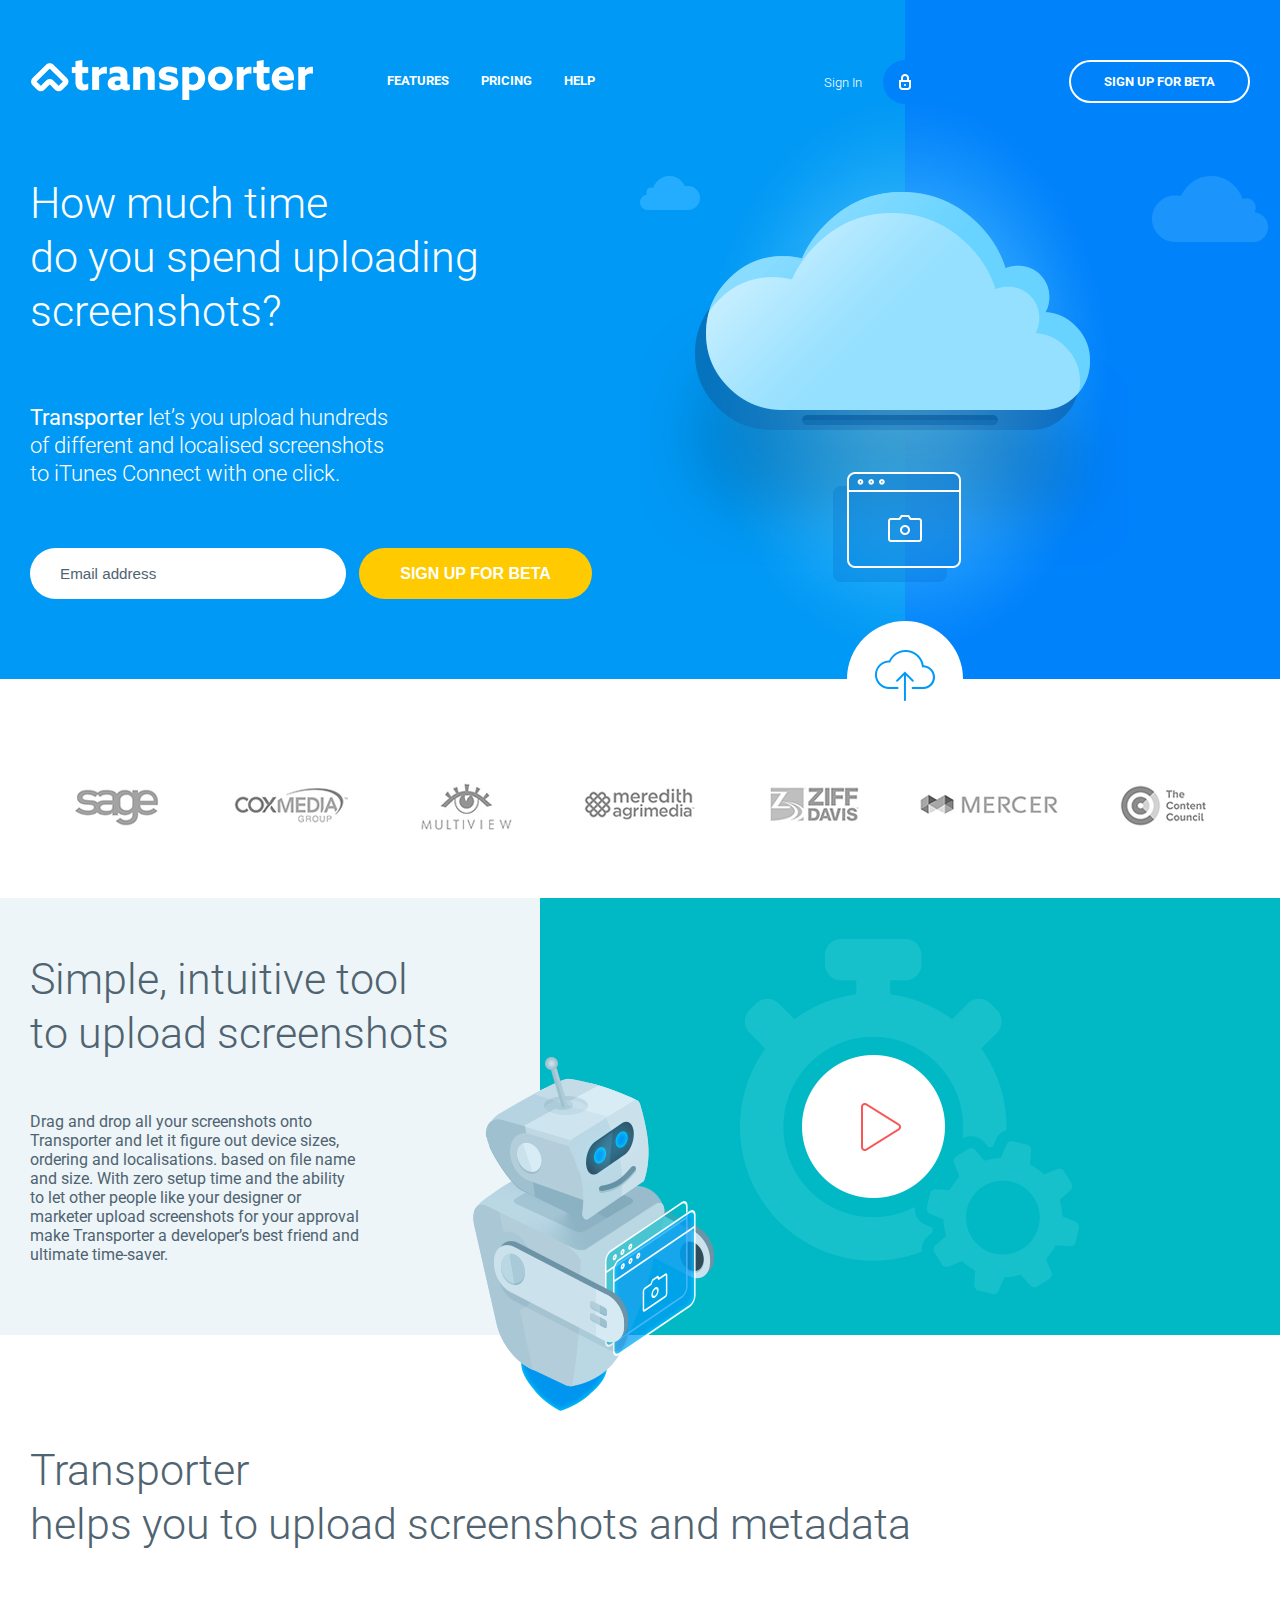
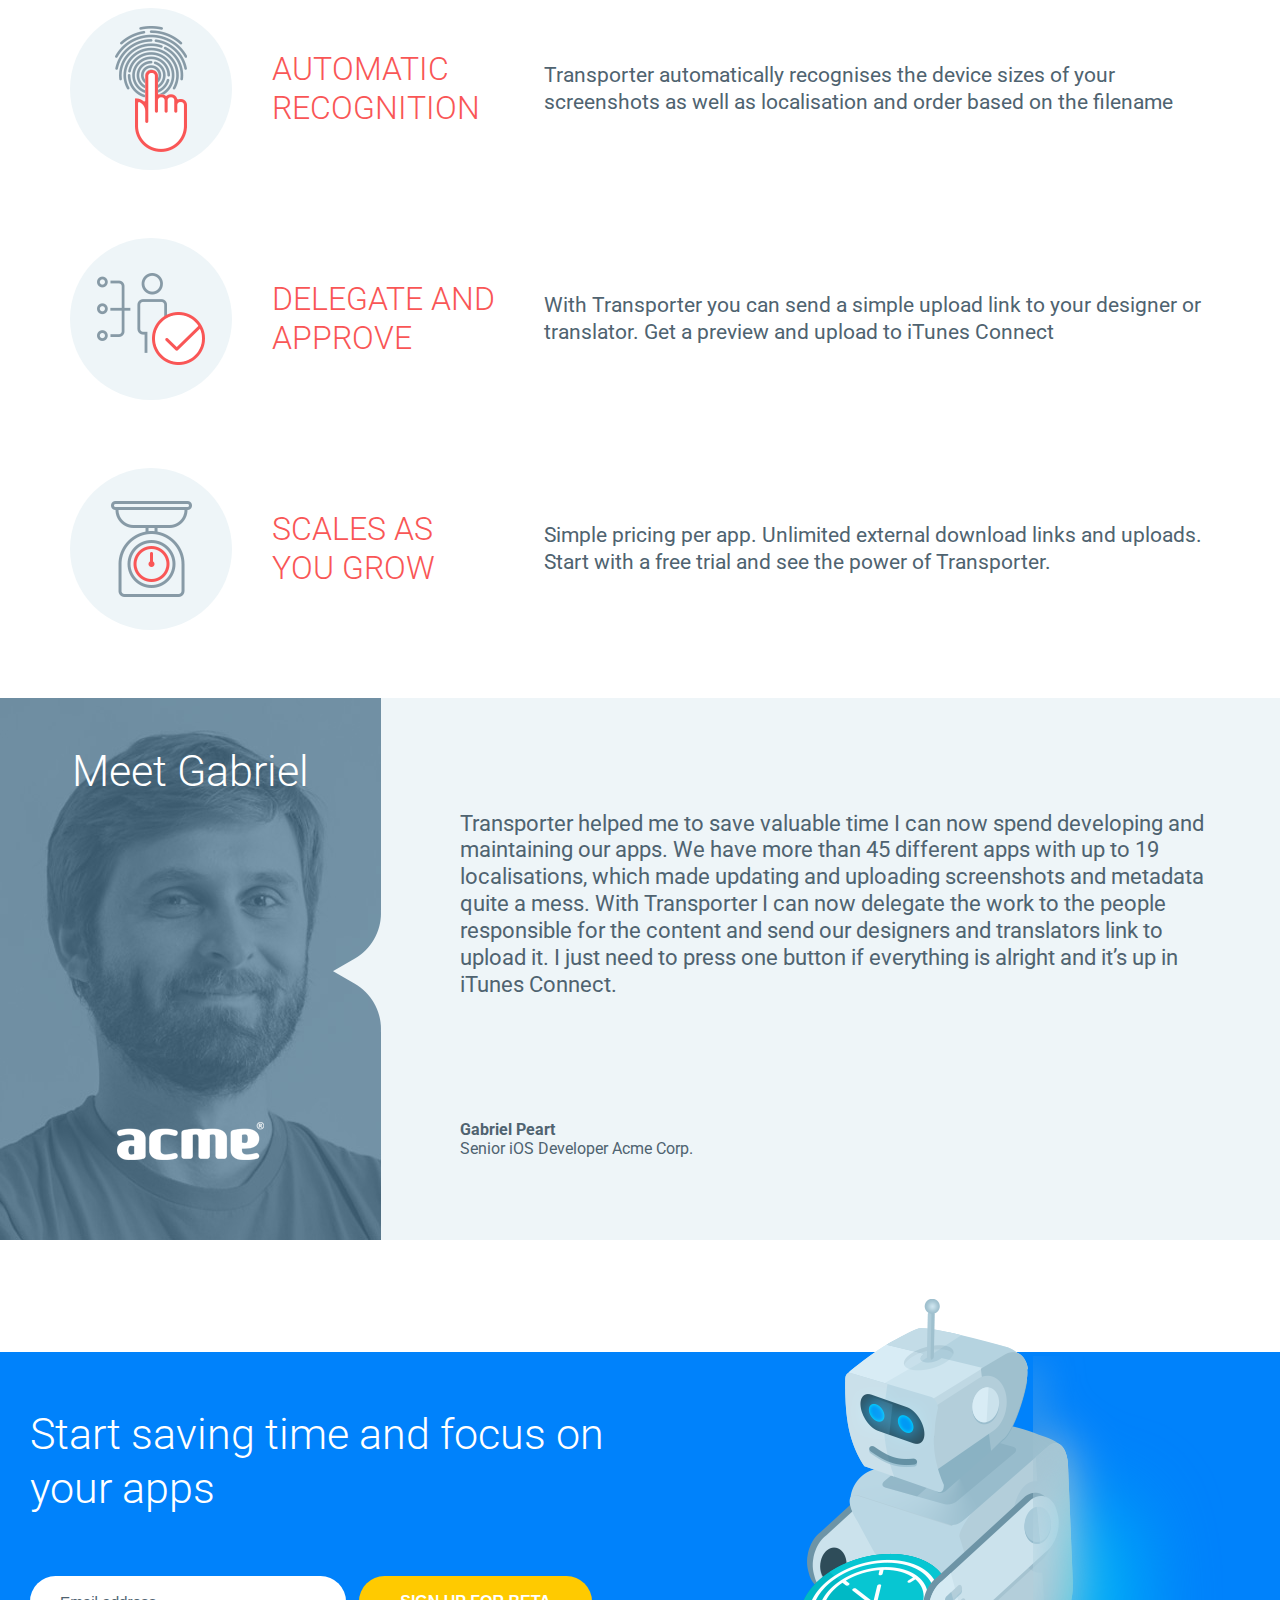
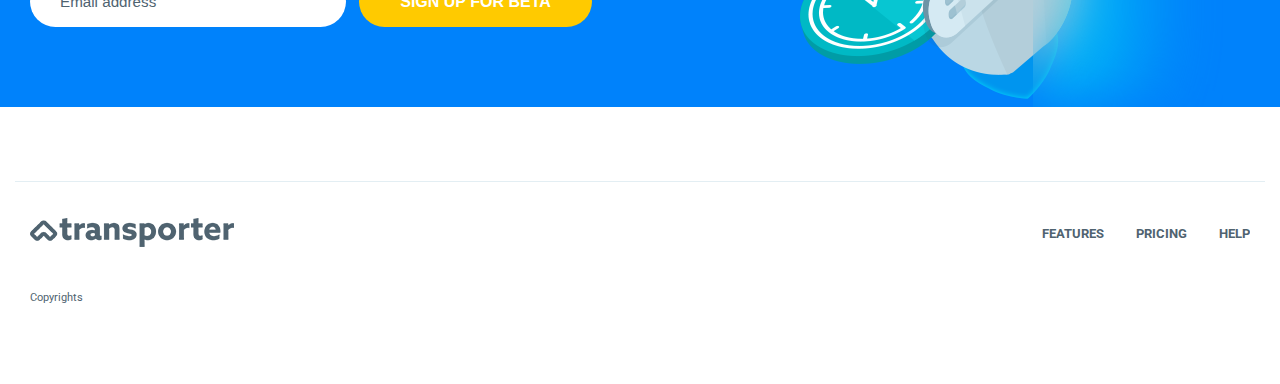
<file: index.html>
<!DOCTYPE html>
<html>
<head>
    <meta charset="utf-8">
    <meta http-equiv="X-UA-Compatible" content="IE=edge,chrome=1">
    <meta name="format-detection" content="telephone=no">
    <meta name="viewport" content="width=device-width, initial-scale=1">
    <meta name="viewport" content="width=1250">
    <title>Transporter App</title>

    <link href='https://fonts.googleapis.com/css?family=Roboto:400,300,300italic,400italic,500,500italic,700,700italic' rel='stylesheet' type='text/css'>
    <link href="form/css/jquery.arcticmodal.css" rel="stylesheet" type="text/css">
    <link href="css/style.css" rel="stylesheet" type="text/css">
    <!--[if IE]>
    <script src="//html5shiv.googlecode.com/svn/trunk/html5.js"></script>
    <![endif]-->
</head>

<body class="home">
    <div class="wrapper">
        <header id="header">
            <div class="banner-clouds">
                <span class="sm-cloud"><img src="img/header/cloud_sm.png" alt=""></span>
                <span class="md-cloud"><img src="img/header/cloud_md.png" alt=""></span>
                <span class="main-cloud"><img src="img/header/cloud_lg.png" alt=""></span>
                <span class="under-cloud"><img src="img/header/browser_icon.png" alt=""></span>
            </div>

            <div class="header-top content-box">
                <h1 class="main-logo">
                    <a href="index.html" title="Transporter App">
                        <img src="img/header/logo.png" alt="Transporter App">
                        Transporter App
                    </a>
                </h1>

                <nav class="main-nav">
                    <div class="btn-menu">
                        <span class="btn-toggle">
                            <span class="btn-toggle-line"></span>
                        </span>
                    </div>
                    <div class="toggle-box">
                        <ul class="main-nav-list">
                            <li><a href="features.html" title="Features">Features</a></li>
                            <li><a href="pricing.html" title="Pricing">Pricing</a></li>
                            <li><a href="//docs.transporterapp.io/" title="Help">Help</a></li>
                        </ul>
                        <ul class="sign-nav-btn not-desktop">
                            <li><a href="#" class="sign-in" title="Sign In" target="_blank">Sign In</a></li>
                            <li><a href="#" class="sign-up" title="Sign up for beta">Sign up for beta</a></li>
                        </ul>
                    </div>
                </nav>

                <a href="#" class="sign-up-btn desktop" title="Sign up for beta">Sign up for beta</a>
                <a href="#" class="sign-in-btn desktop" title="Sign In" target="_blank">Sign In</a>
            </div>

            <div class="content-box">
                <div class="banner-box">
                    <h2 class="section-header">How much time <br>do you spend uploading <br>screenshots?</h2>
                    <p><strong>Transporter</strong> let’s you upload hundreds <br>of different and localised screenshots <br>to iTunes Connect with one click.</p>
                    <form class="subscribe-form clear" action="" name="sign-up-beta" method="post">
                        <ul>
                            <li><input class="input-style" type="email" name="email" placeholder="Email address"></li>
                            <li><input class="btn feedback" name="send" type="submit" value="Sign up for beta"></li>
                        </ul>
                    </form>
                </div>
            </div>

            <div class="logos-box">
                <ul class="logos-list">
                    <li><img src="img/header/logos/sage_logo.jpg" alt="Sage"></li>
                    <li><img src="img/header/logos/coxmedia_logo.jpg" alt="CoxMedia"></li>
                    <li><img src="img/header/logos/multiview_logo.jpg" alt="Multiview"></li>
                    <li><img src="img/header/logos/meredith_logo.jpg" alt="Meredith Agrimedia"></li>
                    <li><img src="img/header/logos/ziff_davis_logo.jpg" alt="Ziff Davis"></li>
                    <li><img src="img/header/logos/mercer_logo.jpg" alt="Mercer"></li>
                    <li><img src="img/header/logos/content_council_logo.jpg" alt="The Content Council"></li>
                </ul>
            </div>
        </header>

        <main id="main">
            <section class="video-section">
                <div class="section-box">
                    <div class="video-box"></div>

                    <div class="content-box">
                        <div class="video-content">
                            <h2 class="section-header">Simple, intuitive tool to upload screenshots</h2>
                            <p>Drag and drop all your screenshots onto Transporter and let it figure out device sizes,
                                ordering and localisations. based on file name and size. With zero setup time and the ability
                                to let other people like your designer or marketer upload screenshots for your
                                approval make Transporter a developer’s best friend and ultimate time-saver.</p>
                        </div>
                    </div>
                </div>
            </section>

            <section class="advantages-section content-box">
                <h2 class="section-header">Transporter <br>helps you to upload screenshots and metadata</h2>
                <table class="advantages-list">
                    <tr>
                        <td>
                            <span class="icon-wrap">
                                <img src="img/content/automatic_recognition.png" alt="Automatic Recognition">
                            </span>
                        </td>
                        <td>
                            <h3>Automatic Recognition</h3>
                        </td>
                        <td>
                            <p>Transporter automatically recognises the device sizes of your screenshots as well as localisation and order based on the filename</p>
                        </td>
                    </tr>
                    <tr>
                        <td>
                            <span class="icon-wrap">
                                <img src="img/content/delegate_and_approve.png" alt="Delegate and Approve">
                            </span>
                        </td>
                        <td>
                            <h3>Delegate and Approve</h3>
                        </td>
                        <td>
                            <p>With Transporter you can send a simple upload link to your designer or translator. Get a preview and upload to iTunes Connect</p>
                        </td>
                    </tr>
                    <tr>
                        <td>
                            <span class="icon-wrap">
                                <img src="img/content/scales_as_you_grow.png" alt="Scales as You Grow">
                            </span>
                        </td>
                        <td class="td-header">
                            <h3>Scales as <br>You Grow</h3>
                        </td>
                        <td>
                            <p>Simple pricing per app. Unlimited external download links and uploads. Start with a free trial and see the power of Transporter.</p>
                        </td>
                    </tr>
                </table>
            </section>

            <section class="feedback-section">
                <div class="section-box">
                    <div class="author-box">
                        <img src="img/content/Meet_Gabriel.jpg" alt="Meet Gabriel">
                        <h2 class="section-header">Meet Gabriel</h2>
                        <span class="author-logo"><img src="img/content/acme.png" alt="Acme"></span>
                    </div>
                    <div class="feedback-content">
                        <p>Transporter helped me to save valuable time I can now spend developing and maintaining our apps.
                            We have more than 45 different apps with up to 19 localisations, which made updating and uploading
                            screenshots and metadata quite a mess. With Transporter I can now delegate the work to the people
                            responsible for the content and send our designers and translators link to upload it.
                            I just need to press one button if everything is alright and it’s up in iTunes Connect.</p>
                        <footer>
                            <p><strong>Gabriel Peart</strong></p>
                            <p>Senior iOS Developer Acme Corp.</p>
                        </footer>
                    </div>
                </div>
            </section>
        </main>

        <footer id="footer">
            <section class="prefooter">
                <div class="content-box">
                    <div class="half-box">
                        <h2 class="section-header">Start saving time and focus on your apps</h2>
                        <form class="subscribe-form clear" action="" name="sign-up-beta" method="post">
                            <ul>
                                <li><input class="input-style" type="email" name="email" placeholder="Email address"></li>
                                <li><input class="btn feedback" name="send" type="submit" value="Sign up for beta"></li>
                            </ul>
                        </form>
                    </div>
                    <img src="img/footer/prefooter_robot.png" class="prefooter_robot" alt="robot">
                </div>
            </section>

            <div class="footer-bottom content-box">
                <div class="footer-logo">
                    <a href="index.html" title="Transporter App">
                        <img src="img/footer/footer_logo.png" alt="Transporter App">
                    </a>
                </div>

                <nav class="main-nav footer-nav">
                    <ul>
                        <li><a href="features.html" title="Features">Features</a></li>
                        <li><a href="pricing.html" title="Pricing">Pricing</a></li>
                        <li><a href="//docs.transporterapp.io/" title="Help">Help</a></li>
                    </ul>
                </nav>

                <div class="copyright">
                    <p>Copyrights</p>
                </div>
            </div>
        </footer>
    </div>

    <script src="http://ajax.googleapis.com/ajax/libs/jquery/1.11.3/jquery.min.js"></script>
    <!--<script type="text/javascript" src="form/js/jquery.arcticmodal.js"></script>-->
    <!--<script type="text/javascript" src="form/js/feedback.js"></script>-->
    <script src="js/mainJs.js"></script>
    <!--[if lt IE 10]>
    <script src="js/placeholders.min.js"></script>
    <![endif]-->
</body>
</html>
</file>
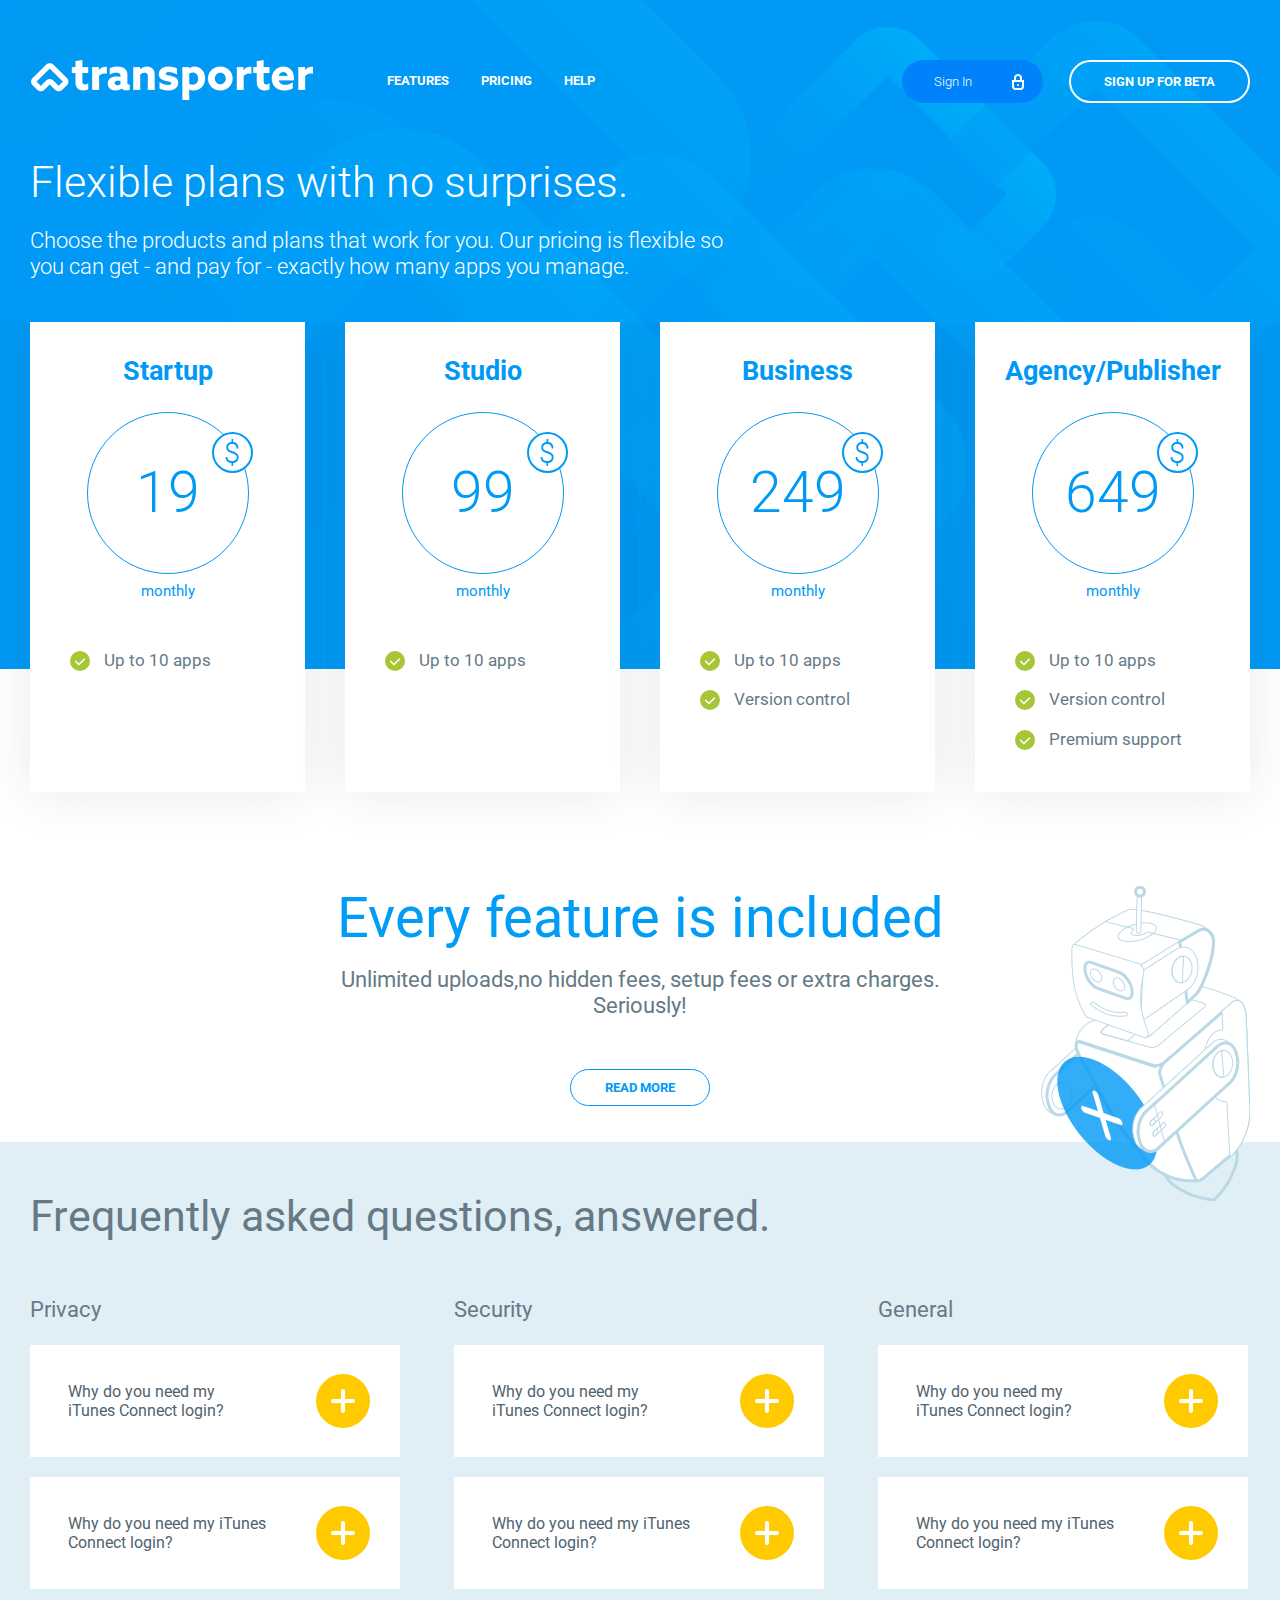
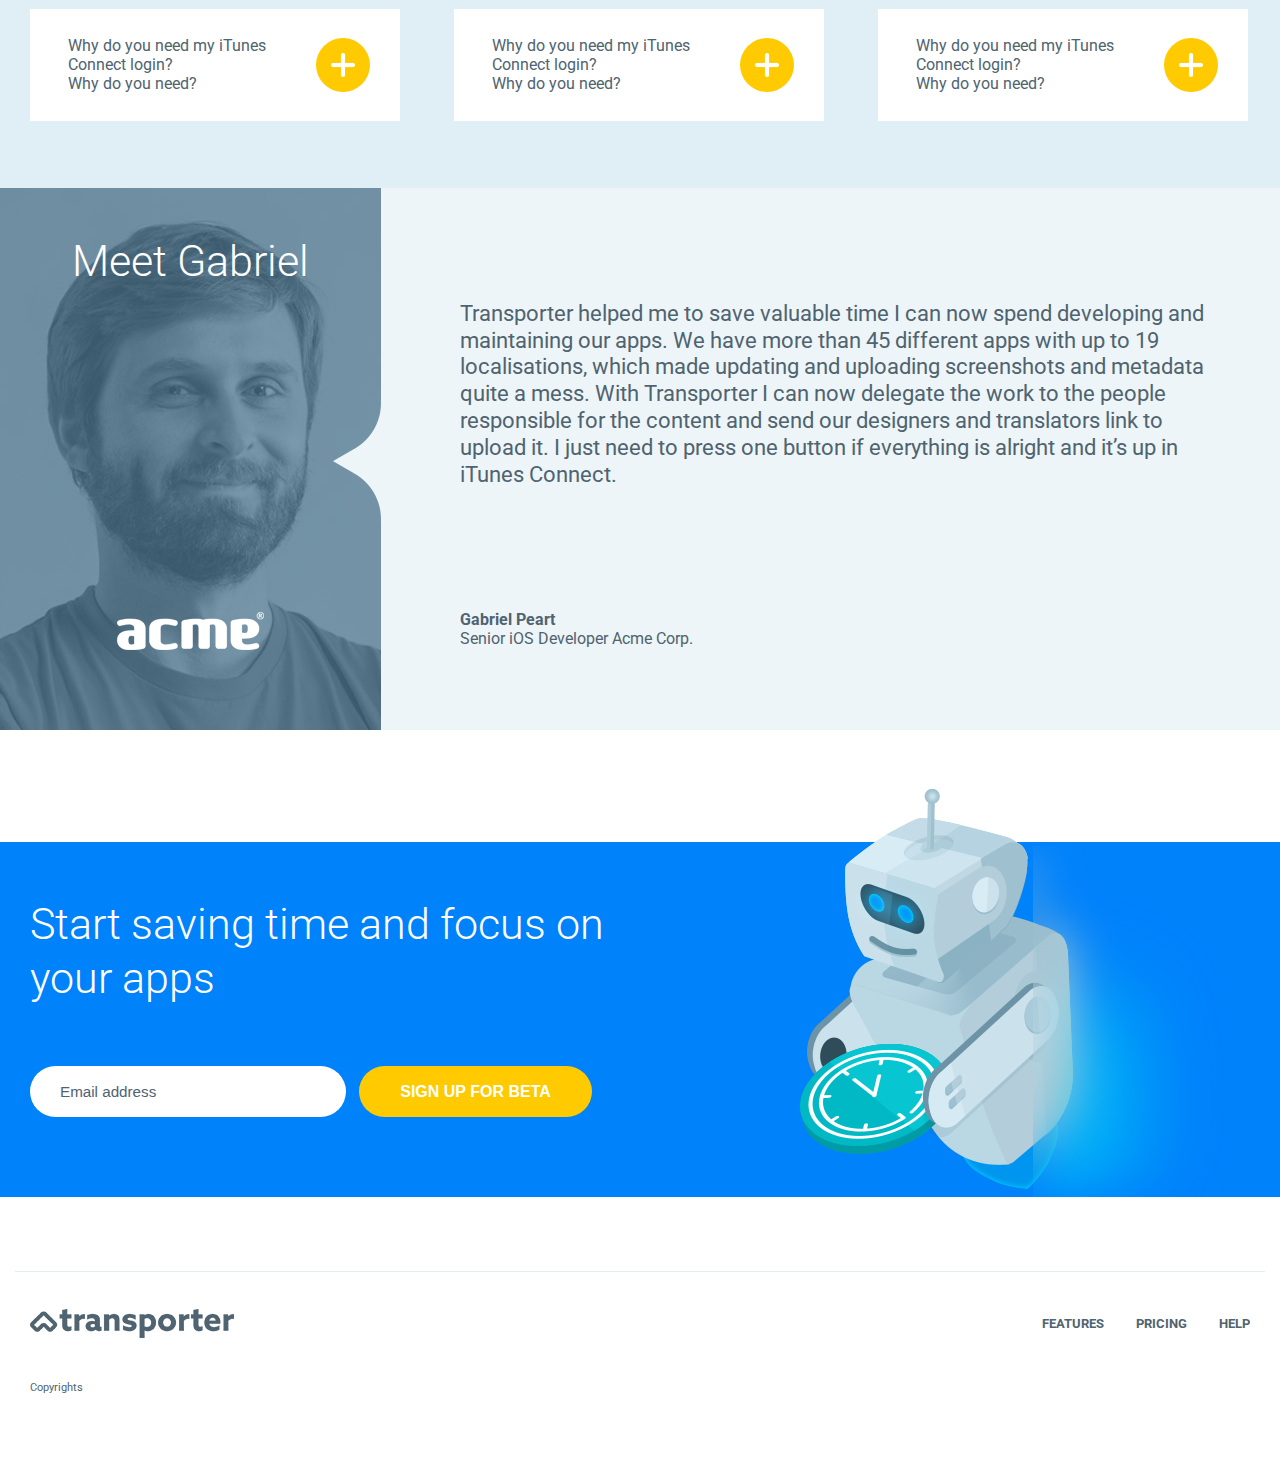
<file: pricing.html>
<!DOCTYPE html>
<html>
<head>
    <meta charset="utf-8">
    <meta http-equiv="X-UA-Compatible" content="IE=edge,chrome=1">
    <meta name="format-detection" content="telephone=no">
    <meta name="viewport" content="width=device-width, initial-scale=1">
    <meta name="viewport" content="width=1250">
    <title>Pricing | Transporter App</title>

    <link href='https://fonts.googleapis.com/css?family=Roboto:400,300,300italic,400italic,500,500italic,700,700italic' rel='stylesheet' type='text/css'>
    <link href="form/css/jquery.arcticmodal.css" rel="stylesheet" type="text/css">
    <link href="css/style.css" rel="stylesheet" type="text/css">
    <!--[if IE]>
    <script src="//html5shiv.googlecode.com/svn/trunk/html5.js"></script>
    <![endif]-->
</head>

<body class="pricing">
    <div class="wrapper">
        <header id="header">
            <div class="header-top content-box">
                <div class="main-logo">
                    <a href="index.html" title="Transporter App">
                        <img src="img/header/logo.png" alt="Transporter App">
                        Transporter App
                    </a>
                </div>

                <nav class="main-nav">
                    <div class="btn-menu">
                        <span class="btn-toggle">
                            <span class="btn-toggle-line"></span>
                        </span>
                    </div>
                    <div class="toggle-box">
                        <ul class="main-nav-list">
                            <li><a href="features.html" title="Features">Features</a></li>
                            <li><a href="pricing.html" title="Pricing">Pricing</a></li>
                            <li><a href="//docs.transporterapp.io/" title="Help">Help</a></li>
                        </ul>
                        <ul class="sign-nav-btn not-desktop">
                            <li><a href="#" class="sign-in" title="Sign In" target="_blank">Sign In</a></li>
                            <li><a href="#" class="sign-up" title="Sign up for beta">Sign up for beta</a></li>
                        </ul>
                    </div>
                </nav>

                <a href="#" class="sign-up-btn desktop" title="Sign up for beta">Sign up for beta</a>
                <a href="#" class="sign-in-btn desktop" title="Sign In" target="_blank">Sign In</a>
            </div>

            <div class="content-box">
                <div class="pricing-header-box">
                    <h1 class="section-header">Flexible plans with no surprises.</h1>
                    <p>Choose the products and plans that work for you. Our pricing is flexible so you can get - and pay for - exactly how many apps you manage.</p>
                </div>
            </div>

            <section class="prices-section">
                <div class="content-box">
                    <ul class="prices-list">
                        <li>
                            <div class="prices-list-box">
                                <h3>Startup</h3>
                                <span class="price-wrap">19</span>
                                <span class="period">monthly</span>
                                <ul class="tariff-benefits">
                                    <li>Up to 10 apps</li>
                                </ul>
                            </div>
                        </li>
                        <li>
                            <div class="prices-list-box">
                                <h3>Studio</h3>
                                <span class="price-wrap">99</span>
                                <span class="period">monthly</span>
                                <ul class="tariff-benefits">
                                    <li>Up to 10 apps</li>
                                </ul>
                            </div>
                        </li>
                        <li>
                            <div class="prices-list-box">
                                <h3>Business</h3>
                                <span class="price-wrap">249</span>
                                <span class="period">monthly</span>
                                <ul class="tariff-benefits">
                                    <li>Up to 10 apps</li>
                                    <li>Version control</li>
                                </ul>
                            </div>
                        </li>
                        <li>
                            <div class="prices-list-box">
                                <h3>Agency/Publisher</h3>
                                <span class="price-wrap">649</span>
                                <span class="period">monthly</span>
                                <ul class="tariff-benefits">
                                    <li>Up to 10 apps</li>
                                    <li>Version control</li>
                                    <li>Premium support</li>
                                </ul>
                            </div>
                        </li>
                    </ul>
                </div>
            </section>
        </header>

        <main id="main">
            <section class="feature-section content-box">
                <h2>Every feature is included</h2>
                <p>Unlimited uploads,no hidden fees, setup fees or extra charges.</p>
                <p>Seriously!</p>
                <a class="read-more" href="features.html" title="Read More">Read More</a>
            </section>

            <section class="faq-section">
                <div class="content-box">
                    <h2 class="section-header">Frequently asked questions, answered.</h2>
                    <ul class="faq-list">
                        <li class="faq-column">
                            <h3>Privacy</h3>
                            <ul class="faq-sub-list">
                                <li>
                                    <div class="question-head">
                                        <h4>Why do you need my <br>iTunes Connect login?</h4>
                                    </div>
                                    <div class="question-answer">
                                        <p>Why do you need my iTunes Connect login? Why do you need my iTunes Connect login?
                                            Why do you need my iTunes Connect login? Why do you need my iTunes Connect login?</p>
                                    </div>
                                </li>
                                <li>
                                    <div class="question-head">
                                        <h4>Why do you need my iTunes Connect login?</h4>
                                    </div>
                                    <div class="question-answer">
                                        <p>Why do you need my iTunes Connect login?</p>
                                    </div>
                                </li>
                                <li>
                                    <div class="question-head">
                                        <h4>Why do you need my iTunes Connect login? <br>Why do you need?</h4>
                                    </div>
                                    <div class="question-answer">
                                        <p>Why do you need my iTunes Connect login? Why do you need my iTunes Connect login?
                                            Why do you need my iTunes Connect login? Why do you need my iTunes Connect login?</p>
                                        <p>Why do you need my iTunes Connect login? Why do you need my iTunes Connect login?
                                            Why do you need my iTunes Connect login? Why do you need my iTunes Connect login?</p>
                                    </div>
                                </li>
                            </ul>
                        </li>

                        <li class="faq-column">
                            <h3>Security</h3>
                            <ul class="faq-sub-list">
                                <li>
                                    <div class="question-head">
                                        <h4>Why do you need my <br>iTunes Connect login?</h4>
                                    </div>
                                    <div class="question-answer">
                                        <p>Why do you need my iTunes Connect login? Why do you need my iTunes Connect login?
                                            Why do you need my iTunes Connect login? Why do you need my iTunes Connect login?</p>
                                        <p>Why do you need my iTunes Connect login? Why do you need my iTunes Connect login?</p>
                                    </div>
                                </li>
                                <li>
                                    <div class="question-head">
                                        <h4>Why do you need my iTunes Connect login?</h4>
                                    </div>
                                    <div class="question-answer">
                                        <p>Why do you need my iTunes Connect login? Why do you need my iTunes Connect login?
                                            Why do you need my iTunes Connect login?</p>
                                    </div>
                                </li>
                                <li>
                                    <div class="question-head">
                                        <h4>Why do you need my iTunes Connect login? <br>Why do you need?</h4>
                                    </div>
                                    <div class="question-answer">
                                        <p>Why do you need my iTunes Connect login? Why do you need my iTunes Connect login?</p>
                                    </div>
                                </li>
                            </ul>
                        </li>

                        <li class="faq-column">
                            <h3>General</h3>
                            <ul class="faq-sub-list">
                                <li>
                                    <div class="question-head">
                                        <h4>Why do you need my <br>iTunes Connect login?</h4>
                                    </div>
                                    <div class="question-answer">
                                        <p>Why do you need my iTunes Connect login? Why do you need my iTunes Connect login?
                                            Why do you need my iTunes Connect login? Why do you need my iTunes Connect login?</p>
                                    </div>
                                </li>
                                <li>
                                    <div class="question-head">
                                        <h4>Why do you need my iTunes Connect login?</h4>
                                    </div>
                                    <div class="question-answer">
                                        <p>Why do you need my iTunes Connect login? Why do you need my iTunes Connect login?
                                            Why do you need my iTunes Connect login? Why do you need my iTunes Connect login?</p>
                                    </div>
                                </li>
                                <li>
                                    <div class="question-head">
                                        <h4>Why do you need my iTunes Connect login? <br>Why do you need?</h4>
                                    </div>
                                    <div class="question-answer">
                                        <p>Why do you need my iTunes Connect login? Why do you need my iTunes Connect login?
                                            Why do you need my iTunes Connect login? Why do you need my iTunes Connect login?</p>
                                    </div>
                                </li>
                            </ul>
                        </li>
                    </ul>
                </div>
            </section>

            <section class="feedback-section">
                <div class="section-box">
                    <div class="author-box">
                        <img src="img/content/Meet_Gabriel.jpg" alt="Meet Gabriel">
                        <h2 class="section-header">Meet Gabriel</h2>
                        <span class="author-logo"><img src="img/content/acme.png" alt="Acme"></span>
                    </div>
                    <div class="feedback-content">
                        <p>Transporter helped me to save valuable time I can now spend developing and maintaining our apps.
                            We have more than 45 different apps with up to 19 localisations, which made updating and uploading
                            screenshots and metadata quite a mess. With Transporter I can now delegate the work to the people
                            responsible for the content and send our designers and translators link to upload it.
                            I just need to press one button if everything is alright and it’s up in iTunes Connect.</p>
                        <footer>
                            <p><strong>Gabriel Peart</strong></p>
                            <p>Senior iOS Developer Acme Corp.</p>
                        </footer>
                    </div>
                </div>
            </section>
        </main>

        <footer id="footer">
            <section class="prefooter">
                <div class="content-box">
                    <div class="half-box">
                        <h2 class="section-header">Start saving time and focus on your apps</h2>
                        <form class="subscribe-form clear" action="" name="sign-up-beta" method="post">
                            <ul>
                                <li><input class="input-style" type="email" name="email" placeholder="Email address"></li>
                                <li><input class="btn feedback" name="send" type="submit" value="Sign up for beta"></li>
                            </ul>
                        </form>
                    </div>
                    <img src="img/footer/prefooter_robot.png" class="prefooter_robot" alt="robot">
                </div>
            </section>

            <div class="footer-bottom content-box">
                <div class="footer-logo">
                    <a href="index.html" title="Transporter App">
                        <img src="img/footer/footer_logo.png" alt="Transporter App">
                    </a>
                </div>

                <nav class="main-nav footer-nav">
                    <ul>
                        <li><a href="features.html" title="Features">Features</a></li>
                        <li><a href="pricing.html" title="Pricing">Pricing</a></li>
                        <li><a href="//docs.transporterapp.io/" title="Help">Help</a></li>
                    </ul>
                </nav>

                <div class="copyright">
                    <p>Copyrights</p>
                </div>
            </div>
        </footer>
    </div>

    <script src="http://ajax.googleapis.com/ajax/libs/jquery/1.11.3/jquery.min.js"></script>
    <!--<script type="text/javascript" src="form/js/jquery.arcticmodal.js"></script>-->
    <!--<script type="text/javascript" src="form/js/feedback.js"></script>-->
    <script src="js/mainJs.js"></script>
    <!--[if lt IE 10]>
    <script src="js/placeholders.min.js"></script>
    <![endif]-->
</body>
</html>
</file>
<file: css/style.css>
/*----------------------------------------------------------------------------------*/
/*------------------------------RESET DEFAULT STYLES--------------------------------*/
/*----------------------------------------------------------------------------------*/
html,body                       { width:100%; height:100%; }
body                            { padding:0; margin:0; font:16px Roboto, Arial, sans-serif; background:#fff; color:#4f6370; }
div,p,a,span,em,strong,img,h1,h2,h3,h4,h5,h6,ul,ol,li,dl,dt,dd,table,td,tr,form,fieldset,label,select,input,textarea {
	padding:0;
	margin:0;
	outline:none;
	list-style:none;
}
select, input, textarea        { font-size:16px; vertical-align:middle; }
textarea                       { vertical-align:top; }
:focus                         { outline:none; }
input[type=submit]             { cursor:pointer; }
img, fieldset                  { border:0; }
table                          { border-collapse:collapse; border-spacing:0; }
a:link, a:visited              { font:16px Roboto, Arial, sans-serif; color:#0099f5; text-decoration:underline; }
a:hover                        { text-decoration:none; }
/*----------------------------------------------------------------------------------*/
/*-------------------------------------DEFAULT CLASSES------------------------------*/
/*----------------------------------------------------------------------------------*/
.float-r           	           { float:right !important; }
.float-l                       { float:left !important; }
.no-float                      { float:none !important; }
.no-border                     { border:0 !important; }
.no-bg                         { background:none !important; }
.no-margin                     { margin:0 !important; }
.no-padding                    { padding:0 !important; }
.no-display                    { display:none !important; }
.display                       { display:block !important; }
.inline                        { display:inline !important; }
.overflow                      { overflow:hidden !important; }
.align-r                       { text-align:right !important; }
.align-l                       { text-align:left !important; }
.align-c                       { text-align:center !important; }
.clear                         { clear:both; }

* {
    -webkit-box-sizing: border-box;
    -moz-box-sizing: border-box;
    box-sizing: border-box;
}
a, .btn {
    -webkit-transition: 0.3s;
    -moz-transition: 0.3s;
    -o-transition: 0.3s;
    transition: 0.3s;
}
a:hover,
.btn:hover,
input[type="submit"]:hover,
button:hover {
    opacity: 0.8;
}
img {
    -webkit-user-select: none;
    -moz-user-select: none;
    -o-user-select: none;
    -khtml-user-select: none;
    user-select: none;
}
.content-box {
    max-width: 1250px;
    width: 100%;
    margin: 0 auto;
    padding: 0 15px;
}
.not-desktop {
    display: none;
}

/*----------------------------------------------------------------------------------*/
/*-------------------------------------WRAPPER--------------------------------------*/
/*----------------------------------------------------------------------------------*/
.wrapper {
    overflow: hidden;
    position: relative;
}

.section-header {
    margin-bottom: 1.2em;
    font-weight: 300;
    font-size: 2.7em;
    line-height: 1.25;
}
.btn {
    min-width: 233px;
    min-height: 51px;
    padding: 0 1em;
    font-weight: 700;
    font-size: 1em;
    line-height: 51px;
    border: 0;
    border-radius: 2em;
    background: #ffca00;
    box-shadow: none;
    text-shadow: none;
    text-transform: uppercase;
    color: #fff;
    outline: none;
}
input[type="submit"].btn:hover,
.btn:hover {
    opacity: 1;
    background: #fff;
    color: #ffca00;
}
.input-style {
    min-width: 316px;
    min-height: 51px;
    padding: 0 20px 0 30px;
    font-weight: 400;
    font-size: 0.95em;
    line-height: 51px;
    border: 0;
    border-radius: 2em;
    box-shadow: none;
    text-shadow: none;
    background: #fff;
    color: #4f6370;
    outline: none;
}
.input-style::-webkit-input-placeholder { color: #4f6370; }
.input-style::-moz-placeholder { color: #4f6370; }
.input-style:-ms-input-placeholder { color: #4f6370; }
.input-style:-moz-placeholder { color: #4f6370; }

.half-box {
    position: relative;
    width: 610px;
    max-width: 100%;
    margin: 0;
}
/*----------------------------------------------------------------------------------*/
/*-------------------------------------HEADER---------------------------------------*/
/*----------------------------------------------------------------------------------*/
#header {
    position: relative;
    background: #0099F5;
}
    .banner-clouds {
        position: absolute;
        z-index: 1;
        height: 100%;
        max-width: 100%;
        left: 50%;
        top: 0;
        bottom: 0;
        right: 0;
    }
        .banner-clouds:before {
            content: '';
            position: absolute;
            z-index: 1;
            margin-left: 265px;
            left: 0;
            top: 0;
            bottom: 0;
            right: 0;
            height: 100%;
            background: #0082fb;
        }
        .banner-clouds span {
            position: absolute;
            z-index: 2;
        }
            .banner-clouds span img {
                position: relative;
                z-index: 3;
            }
        .banner-clouds .sm-cloud {
            top: 11em;
            left: 0;
        }
        .banner-clouds .md-cloud {
            top: 11em;
            left: 32em;
        }
        .banner-clouds .main-cloud {
            top: 12em;
            left: 0;
        }
            .banner-clouds .main-cloud:before {
                content: '';
                position: absolute;
                z-index: 1;
                top: -6em;
                left: 4em;
                width: 404px;
                height: 561px;
                background: url(../img/header/banner_shadow.png) no-repeat center transparent;
            }
        .banner-clouds .under-cloud {
            top: 29.5em;
            left: 192px;
        }

    .header-top {
        overflow: hidden;
        position: relative;
        z-index: 3;
        padding-top: 3.75em;
        padding-bottom: 1.6em;
    }
        .main-logo {
            overflow: hidden;
            float: left;
            width: 283px;
            height: 40px;
            margin-right: 10px;
        }
            .main-logo a {
                white-space: nowrap;
                text-indent: 100%;
            }
            .main-logo a:hover {
                opacity: 1;
            }
                .main-logo img {
                    max-width: 100%;
                    max-height: 100%;
                    width: auto;
                    height: auto;
                }
        .main-nav {
            overflow: hidden;
            float: left;
            margin: 0.6em 0 0 3em;
        }
            .main-nav li {
                float: left;
                margin: 0 1em;
            }
                .main-nav li a {
                    text-transform: uppercase;
                    text-decoration: none;
                    color: #fff;
                    font-size: 0.8em;
                    font-weight: 700;
                }
            .btn-menu {
                display: none;
                text-align: right;
            }
                .btn-toggle {
                    position: relative;
                    display: inline-block;
                    height: 19px;
                    width: 28px;
                    margin: 15px 20px 8px;
                    color: #fff;
                    cursor: pointer;
                }
                    .btn-toggle-line,
                    .btn-toggle:before,
                    .btn-toggle:after {
                        content: '';
                        position: absolute;
                        right: 0;
                        height: 3px;
                        width: 28px;
                        background: #fff;
                        -webkit-transition-duration: 0.2s;
                        -o-transition-duration: 0.2s;
                        -moz-transition-duration: 0.2s;
                        transition-duration: 0.2s;
                    }
                    .btn-toggle-line {
                        top: 8px;
                    }
                    .btn-toggle:before {
                        top: 0;
                    }
                    .btn-toggle:after {
                        bottom: 0;
                    }
                    .btn-toggle:hover .btn-toggle-line,
                    .btn-toggle:hover:before,
                    .btn-toggle:hover:after {
                        opacity: 0.8;
                    }

        .sign-up-btn,
        a.sign-up-btn {
            float: right;
            display: inline-block;
            min-width: 181px;
            min-height: 43px;
            padding: 0 1em;
            border-radius: 2em;
            border: 2px solid #fff;
            text-transform: uppercase;
            text-decoration: none;
            font-size: 0.8em;
            line-height: 39px;
            font-weight: 700;
            color: #fff;
            text-align: center;
            vertical-align: middle;
            white-space: nowrap;
        }
            a.sign-up-btn:hover,
            .sign-nav-btn a.sign-up:hover{
                opacity: 1;
                background: #fff;
                color: #0082fb;
            }
        .sign-in-btn,
        a.sign-in-btn {
            position: absolute;
            left: 50%;
            margin-left: 184px;
            top: 75px;
            display: inline-block;
            padding-right: 65px;
            text-transform: capitalize;
            text-decoration: none;
            font-size: 0.8em;
            font-weight: 300;
            color: #fff;
            white-space: nowrap;
        }
            .sign-in-btn:after {
                content: '';
                position: absolute;
                right: 0;
                top: -15px;
                display: inline-block;
                width: 44px;
                height: 44px;
                border-radius: 50%;
                background: url(../img/header/lock_icon.png) no-repeat center #0082fb;
            }

    .banner-box {
        position: relative;
        z-index: 3;
        width: 600px;
        max-width: 100%;
        padding: 3em 0 5em;
        color: #fff;
    }
        .banner-box .section-header {
            margin-bottom: 1.5em;
        }
        .banner-box p {
            margin-bottom: 1em;
            font-weight: 300;
            font-size: 1.4em;
            line-height: 1.25;
        }
        .subscribe-form {
            overflow: hidden;
        }
        .banner-box .subscribe-form {
            padding-top: 2.4em;
        }
            .subscribe-form li {
                float: left;
                margin-right: 13px;
            }

    .logos-box {
        position: relative;
        z-index: 1;
        padding: 6.5em 0 4em;
        background: #fff;
    }
        .logos-box:before {
            content: '';
            position: absolute;
            z-index: 1;
            left: 50%;
            margin-left: 207px;
            top: -58px;
            height: 116px;
            width: 116px;
            background: url(../img/header/cloud_icon.png) no-repeat center 29px #fff;
            border-radius: 50%;
        }
        .logos-list {
            display: table;
            width: 100%;
            max-width: 1260px;
            padding: 0 20px;
            margin: 0 auto;
            text-align: center;
            table-layout: fixed;
        }
            .logos-list li {
                position: relative;
                z-index: 2;
                display: table-cell;
            }

/*----------------------------------------------------------------------------------*/
/*-------------------------------------CONTENT--------------------------------------*/
/*----------------------------------------------------------------------------------*/
.section-box {
    overflow: hidden;
    max-width: 1400px;
    width: 100%;
    margin: 0 auto;
}

.video-section {
    position: relative;
    background: #eef5f8;
    background: -moz-linear-gradient(left, rgba(238,245,248,1) 0%, rgba(238,245,248,1) 50%, rgba(0,184,197,1) 50%, rgba(0,184,197,1) 100%);
    background: -webkit-gradient(left top, right top, color-stop(0%, rgba(238,245,248,1)), color-stop(50%, rgba(238,245,248,1)), color-stop(50%, rgba(0,184,197,1)), color-stop(100%, rgba(0,184,197,1)));
    background: -webkit-linear-gradient(left, rgba(238,245,248,1) 0%, rgba(238,245,248,1) 50%, rgba(0,184,197,1) 50%, rgba(0,184,197,1) 100%);
    background: -o-linear-gradient(left, rgba(238,245,248,1) 0%, rgba(238,245,248,1) 50%, rgba(0,184,197,1) 50%, rgba(0,184,197,1) 100%);
    background: -ms-linear-gradient(left, rgba(238,245,248,1) 0%, rgba(238,245,248,1) 50%, rgba(0,184,197,1) 50%, rgba(0,184,197,1) 100%);
    background: linear-gradient(to right, rgba(238,245,248,1) 0%, rgba(238,245,248,1) 50%, rgba(0,184,197,1) 50%, rgba(0,184,197,1) 100%);
    filter: progid:DXImageTransform.Microsoft.gradient( startColorstr='#eef5f8', endColorstr='#00b8c5', GradientType=1 );
}
    .video-section:after {
        content: '';
        position: absolute;
        bottom: -76px;
        left: 41%;
        width: 241px;
        height: 354px;
        margin-left: -52px;
        background: url(../img/content/video_robot.png) no-repeat center transparent;
    }
    .video-section .section-box {
        position: relative;
    }
        .video-box {
            position: absolute;
            left: 41%;
            top: 0;
            bottom: 0;
            right: 0;
            height: 100%;
            margin-left: 15px;
            background: url(../img/content/video_play.png) no-repeat center #00B9C5;
            cursor: pointer;
        }
        .video-content {
            position: relative;
            z-index: 3;
            float: left;
            width: 41%;
            padding: 3.4em 4.7em 4.4em 0;
        }
            .video-content p {
                max-width: 330px;
            }

.advantages-section {
    padding-top: 6.8em;
}
    .advantages-list {
        margin: 3.5em 1.25em 4.25em;
    }
        .advantages-list tr {
            width: 100%;
        }
            .advantages-list td {
                display: table-cell;
                padding: 4.25em 1.25em 0;
            }
            .advantages-list tr:first-child td {
                padding-top: 0;
            }
            .advantages-list .td-header {
                width: 17em;
            }
                .advantages-list .icon-wrap {
                    display: inline-block;
                    width: 162px;
                    height: 162px;
                    line-height: 162px;
                    border-radius: 50%;
                    background: #EEF5F8;
                    text-align: center;
                }
                    .advantages-list .icon-wrap img {
                        vertical-align: middle;
                        line-height: normal;
                    }
                .advantages-list h3 {
                    text-transform: uppercase;
                    font-weight: 300;
                    font-size: 2em;
                    line-height: 1.2;
                    color: #f95656;
                }
                .advantages-list p {
                    font-size: 1.3em;
                    line-height: 1.3;
                }

.feedback-section {
    margin-bottom: 7em;
    background: #eef5f8;
}
    .author-box {
        position: relative;
        float: left;
        margin-right: 3.7em;
        color: #fff;
        margin-bottom: -4px;
    }
        .author-box .section-header,
        .author-box .author-logo {
            position: absolute;
            left: 0;
            right: 0;
            width: 100%;
            text-align: center;
        }
        .author-box .section-header {
            top: 1.1em;
        }
        .author-box .author-logo {
            bottom: 5em;
        }
        .author-box:after {
            content: '';
            position: absolute;
            right: -1px;
            top: 0;
            bottom: 0;
            width: 49px;
            background: url(../img/content/feedback_arrow.png) no-repeat right center transparent;
        }
    .feedback-content {
        overflow: hidden;
        max-width: 960px;
        padding: 5em 60px 1em 20px;
        font-size: 1.4em;
        line-height: 1.2;
        font-weight: 400;
    }
        .feedback-content > p {
            margin-bottom: 5.5em;
        }
        .feedback-content footer {
            font-size: 0.7em;
        }

/*------------------------------------FEATURED--------------------------------------*/
.under-banner-section {
    position: relative;
    z-index: 5;
    height: 11.3em;
    margin-top: 1.5em;
    background: #eef5f8;
}
    .under-banner-section .content-box {
        position: relative;
    }
        .under-banner-section img {
            position: absolute;
            z-index: 10;
            left: -2.5em;
            top: -13.3em;
            max-width: 100%;
            width: auto;
            height: auto;
        }

.features-advantages-section {
    padding-top: 3.5em;
}
    .section-header-descrip {
        margin-top: -1.75em;
        margin-bottom: 2.4em;
        font-size: 1.4em;
        line-height: 1.25;
    }
    .features-advantages-section .section-header,
    .features-advantages-section .section-header-descrip {
        text-align: center;
        font-weight: 400;
    }
    .features-advantages-section .section-header-descrip {
        max-width: 800px;
        margin: -1.75em auto 2.4em;
    }
    .features-advantages-list {
        overflow: hidden;
        margin-bottom: 2em;
    }
        .features-advantages-list li {
            display: inline-table;
            width: 33%;
            text-align: center;
            padding: 1em 1.5em;
            margin-bottom: 1.4em;
        }
            .features-advantages-list .icon-wrap {
                display: inline-block;
                height: 124px;
                width: 124px;
                margin-bottom: 1.35em;
                background: #EEF5F8;
                text-align: center;
                border-radius: 50%;
                line-height: 124px;
                clear: both;
            }
                .features-advantages-list .icon-wrap img {
                    line-height: normal;
                    vertical-align: middle;
                }
                .features-advantages-list li:nth-child(2) .icon-wrap img {
                    position: relative;
                    top: -4px;
                }
            .features-advantages-list h3 {
                margin-bottom: 0.5em;
                text-transform: uppercase;
                color: #f95656;
                font-weight: 400;
                font-size: 1.4em;
            }
            .features-advantages-list p {
                color: #657a86;
                font-size: 1.05em;
                line-height: 1.15;
            }
            .features-advantages-list h3,
            .features-advantages-list p {
                max-width: 340px;
                margin-left: auto;
                margin-right: auto;
            }

.save-section {
    position: relative;
    background: #eef5f8;
    background: -moz-linear-gradient(left, rgba(238,245,248,1) 0%, rgba(238,245,248,1) 50%, rgba(0,184,197,1) 50%, rgba(0,184,197,1) 100%);
    background: -webkit-gradient(left top, right top, color-stop(0%, rgba(238,245,248,1)), color-stop(50%, rgba(238,245,248,1)), color-stop(50%, rgba(0,184,197,1)), color-stop(100%, rgba(0,184,197,1)));
    background: -webkit-linear-gradient(left, rgba(238,245,248,1) 0%, rgba(238,245,248,1) 50%, rgba(0,184,197,1) 50%, rgba(0,184,197,1) 100%);
    background: -o-linear-gradient(left, rgba(238,245,248,1) 0%, rgba(238,245,248,1) 50%, rgba(0,184,197,1) 50%, rgba(0,184,197,1) 100%);
    background: -ms-linear-gradient(left, rgba(238,245,248,1) 0%, rgba(238,245,248,1) 50%, rgba(0,184,197,1) 50%, rgba(0,184,197,1) 100%);
    background: linear-gradient(to right, rgba(238,245,248,1) 0%, rgba(238,245,248,1) 50%, rgba(0,184,197,1) 50%, rgba(0,184,197,1) 100%);
    filter: progid:DXImageTransform.Microsoft.gradient( startColorstr='#eef5f8', endColorstr='#00b8c5', GradientType=1 );
}
    .save-section .section-box {
        position: relative;
    }
        .graph-box {
            position: absolute;
            z-index: 11;
            left: 41%;
            top: 0;
            bottom: 0;
            right: 0;
            height: 100%;
            margin-left: 15px;
            background: #00B9C5;
            color: #fff;
        }
            .graph-slider {
                position: static;
                padding: 4.5em 4em 1em;
                margin-bottom: 0;
            }
                .graph-header {
                    padding-left: 0.2em;
                    margin-bottom: 2em;
                    font-weight: 300;
                    font-size: 1.4em;
                }
                .graph-img {
                    max-width: 100%;
                    width: auto;
                    height: auto;
                }
            .graph-slider .slick-dots {
                bottom: 1.8em;
                margin-left: -4em;
            }
                .graph-slider .slick-dots li {
                    width: 11px;
                    height: 11px;
                    margin: 0 5px;
                    padding: 0;
                }
                    .graph-slider .slick-dots li button {
                        width: 11px;
                        height: 11px;
                        padding: 0;
                    }
                        .graph-slider .slick-dots li button:before {
                            font-size: 13px;
                            line-height: 1;
                            width: 11px;
                            height: 11px;
                            color: #0f98a1;
                            opacity: 1;
                        }
                        .graph-slider .slick-dots li.slick-active button:before,
                        .graph-slider .slick-dots li button:hover:before,
                        .graph-slider .slick-dots li button:focus:before,
                        .graph-slider .slick-dots li button:hover,
                        .graph-slider .slick-dots li button:focus {
                            opacity: 1;
                            color: #fff;
                        }
        .save-content {
            position: relative;
            float: left;
            width: 41%;
            padding: 3.4em 4.7em 4.4em 0;
        }
            .save-content p {
                padding-right: 45px;
            }

.calculate-section {
    overflow: hidden;
    min-height: 10.25em;
    position: relative;
    background: #0099f5;
    color: #fff;
}
    .calculate-section:before {
        content: '';
        position: absolute;
        z-index: 1;
        top: 0;
        bottom: 0;
        right: 0;
        left: 50%;
        margin-left: 6.5em;
        background: #0082fb;
    }
    .calculate-section .content-box {
        position: relative;
        z-index: 3;
    }
        .calculate-section .section-header {
            float: left;
            margin: 0.6em 0;
        }
        .calculate-section .calculate-link {
            color: #fff;
            text-decoration: none;
            font-weight: 300;
            font-size: 3em;
            float: right;
            margin-top: 1.1em;
            margin-right: 1.4em;
        }
            .calculate-section .calculate-link:before {
                content: '';
                position: absolute;
                top: 0;
                left: 50%;
                margin-left: -0.7em;
                height: 132px;
                width: 193px;
                background: url(../img/content/calculate_icon.png) no-repeat center transparent;
            }

.zero-time-section {
    background: #eef5f8;
}
    .zero-time-section .side1 {
        padding: 3em 0;
    }
    .zero-time-section .side2 {
        padding: 2.5em 0;
        background: #e0eff5;
    }
        .zero-time-section .half-box,
        .features .half-box {
            display: table-cell;
            vertical-align: middle;
        }
            .zero-time-section p {
                margin-bottom: 0.8em;
            }
            .zero-time-section .side1 p {
                max-width: 25em;
            }
            .sub-header {
                font-weight: 400;
                font-size: 1.4em;
                margin-bottom: 0.8em;
            }
            .zero-time-section .side2 .sub-header,
            .zero-time-section .side2 p {
                max-width: 500px;
                margin-left: 20px;
            }

.reliable-section {
    padding-top: 1.7em;
    margin-bottom: -4px;
}
    .reliable-section .section-header {
        margin-right: 30px;
    }
    .reliable-section p {
        max-width: 27em;
    }
    .reliable-section img {
        margin-left: -30px;
    }

.user-friendly-section {
    position: relative;
    background: #47c4d2;
    color: #fff;
}
    .user-friendly-section:after {
        content: '';
        position: absolute;
        top: 0;
        bottom: 0;
        right: 0;
        left: 50%;
        margin-left: -7.5em;
        height: 100%;
        background: url(../img/content/user_friendly_bg.png) repeat left top #ffca00;
    }
    .user-friendly-section .half-box {
        position: relative;
        z-index: 5;
    }
    .user-friendly-section .half-box:first-child,
    .user-friendly-section .half-box:first-of-type {
        padding-right: 8em;
    }
        .user-friendly-section p {
            max-width: 24em;
        }
        .user-friendly-robot {
            display: block;
            margin: 1em auto 0;
            padding-right: 13%;
        }

.additional-section {
    padding-top: 5.5em;
    padding-bottom: 5em;
}
    .additional-section h2 {
        position: relative;
        font-weight: 400;
        font-size: 3.5em;
        color: #657a86;
        padding-left: 4.05em;
        margin-bottom: 1.2em;
    }
        .additional-section h2:before {
            content: '';
            position: absolute;
            width: 163px;
            height: 247px;
            left: -30px;
            top: -49px;
            background: url(../img/content/additional_robot.png) no-repeat center transparent;
        }
    .additional-list {
        clear: both;
        display: table;
        width: 100%;
        padding-bottom: 1em;
    }
        .additional-list li {
            display: table-cell;
            width: 33%;
            padding: 1em 1.5em;
            text-align: center;
        }
        .additional-list li:first-child {
            padding-left: 0;
        }
        .additional-list li:last-child,
        .additional-list li:nth-child(3) {
            padding-right: 0;
        }
            .additional-list .icon-wrap {
                display: inline-block;
                height: 133px;
                width: 133px;
                margin-bottom: 1.85em;
                background: #EEF5F8;
                text-align: center;
                border-radius: 50%;
                line-height: 133px;
                clear: both;
            }
                .additional-list .icon-wrap img {
                    line-height: normal;
                    vertical-align: middle;
                }
            .additional-list h3 {
                margin-bottom: 1.7em;
                text-transform: uppercase;
                color: #f95656;
                font-weight: 400;
                font-size: 1.4em;
                min-height: 54px;
            }
            .additional-list p {
                color: #657a86;
                font-size: 1.05em;
                line-height: 1.15;
            }
            .additional-list h3,
            .additional-list p {
                max-width: 299px;
                margin-left: auto;
                margin-right: auto;
            }

/*------------------------------------PRICING---------------------------------------*/
.pricing #header {
    background: url(../img/header/pricing_bg.png) no-repeat top right #0099F5;
    color: #fff;
}
    .pricing .sign-in-btn,
    .pricing a.sign-in-btn {
        position: relative;
        left: 0;
        top: 0;
        float: right;
        background: url(../img/header/lock_icon.png) no-repeat right center #0082fb;
        background-origin: content-box;
        min-width: 141px;
        min-height: 43px;
        padding: 0 1.5em 0 2.5em;
        margin: 0 2em;
        border-radius: 2em;
        line-height: 43px;
        vertical-align: middle;
    }
        .pricing .sign-in-btn:after {
            display: none;
        }
    .pricing-header-box {
        padding-top: 1.7em;
        padding-bottom: 2.7em;
    }
        .pricing-header-box .section-header {
            margin-bottom: 0.4em;
        }
        .pricing-header-box p {
            font-size: 1.4em;
            font-weight: 300;
        }
        .pricing-header-box .section-header,
        .pricing-header-box p {
            max-width: 700px;
        }

.prices-section {
    position: relative;
    overflow: hidden;
    padding-bottom: 3em;
}
    .prices-section:after {
        content: '';
        position: absolute;
        bottom: 0;
        left: 0;
        right: 0;
        width: 100%;
        height: 171px;
        background: #fff;
    }
    .prices-list {
        position: relative;
        z-index: 5;
        margin-left: -20px;
        margin-right: -20px;
    }
        .prices-list > li {
            float: left;
            width: 25%;
            padding: 0 20px;
        }
            .prices-list-box {
                min-height: 470px;
                padding: 33px 30px 10px;
                background: #fff;
                color: #0099f5;
                text-align: center;
                -webkit-box-shadow: 0 0 50px 0 rgba(50, 50, 50, 0.1);
                -moz-box-shadow: 0 0 50px 0 rgba(50, 50, 50, 0.1);
                box-shadow: 0 0 50px 0 rgba(50, 50, 50, 0.1);
            }
                .prices-list h3 {
                    font-weight: 700;
                    font-size: 1.7em;
                    margin-bottom: 0.9em;
                }
                .price-wrap {
                    display: inline-block;
                    height: 162px;
                    width: 162px;
                    margin-bottom: 8px;
                    position: relative;
                    border: 1px solid #0099f5;
                    border-radius: 50%;
                    text-align: center;
                    color: #0099f5;
                    font-weight: 300;
                    font-size: 3.55em;
                    line-height: 160px;
                    white-space: nowrap;
                }
                    .price-wrap:after {
                        content: '';
                        position: absolute;
                        z-index: 1;
                        top: 19px;
                        right: -5px;
                        height: 37px;
                        width: 37px;
                        text-align: center;
                        border: 2px solid #0099f5;
                        border-radius: 50%;
                        background: url(../img/header/dollar.png) no-repeat 11px center #fff;
                    }
                .prices-list .period {
                    display: block;
                    font-weight: 400;
                    font-size: 0.95em;
                }
            .tariff-benefits {
                clear: both;
                padding: 3em 10px 0;
                font-size: 1.05em;
                color: #657a86;
            }
                .tariff-benefits li {
                    position: relative;
                    padding-left: 34px;
                    margin-top: 1.15em;
                    text-align: left;
                }
                .tariff-benefits li:first-child {
                    margin-top: 0;
                }
                    .tariff-benefits li:before {
                        content: '';
                        position: absolute;
                        top: 1px;
                        left: 0;
                        width: 20px;
                        height: 20px;
                        border-radius: 50%;
                        background: url(../img/header/check_mark.png) no-repeat 4px 7px #a6c635;
                    }

.feature-section {
    position: relative;
    padding-top: 2.8em;
    padding-bottom: 2.25em;
    text-align: center;
    color: #657a86;
}
    .feature-section:after {
        content: '';
        position: absolute;
        z-index: 1;
        right: 15px;
        bottom: -59px;
        width: 209px;
        height: 315px;
        background: url(../img/content/feature_section_robot.png) no-repeat center transparent;
    }
    .feature-section h2,
    .feature-section p,
    .feature-section .read-more {
        position: relative;
        z-index: 3;
    }
    .feature-section h2 {
        margin-bottom: 0.27em;
        font-weight: 400;
        font-size: 3.5em;
        color: #009cf6;
    }
    .feature-section p {
        font-size: 1.4em;
    }
    a.read-more,
    .read-more {
        display: inline-block;
        min-width: 140px;
        min-height: 35px;
        padding: 0 1.5em;
        margin-top: 4em;
        border: 1px solid #0099f5;
        border-radius: 2em;
        font-weight: 700;
        font-size: 0.8em;
        line-height: 35px;
        text-transform: uppercase;
        text-decoration: none;
        text-align: center;
        color: #0099f5;
    }
    a.read-more:hover {
        background: #0099f5;
        color: #fff;
        opacity: 1;
    }

.faq-section {
    padding: 3em 0 4.2em;
    background: #e0eff5;
    color: #657a86;
}
    .faq-section .section-header {
        font-weight: 400;
    }
    .faq-list {
        overflow: hidden;
        clear: both;
    }
        .faq-list .faq-column {
            float: left;
            width: 370px;
            margin: 0 27px;
        }
        .faq-list .faq-column:first-child,
        .faq-list .faq-column:nth-child(3n+1) {
            margin-left: 0;
        }
        .faq-list .faq-column:last-child,
        .faq-list .faq-column:nth-child(3n) {
            margin-right: 0;
        }
            .faq-column > h3 {
                margin-bottom: 1em;
                font-size: 1.4em;
                font-weight: 400;
            }
            .faq-sub-list {

            }
                .faq-sub-list li {
                    width: 100%;
                    margin-top: 20px;
                }
                .faq-sub-list li:first-child {
                    margin-top: 0;
                }
                    .question-head {
                        position: relative;
                        display: table;
                        width: 100%;
                        height: 112px;
                        background: #fff;
                        padding: 1em 88px 1em 38px;
                        cursor: pointer;
                    }
                        .question-head:after {
                            content: '';
                            position: absolute;
                            top: 50%;
                            right: 30px;
                            height: 54px;
                            width: 54px;
                            margin-top: -27px;
                            border-radius: 50%;
                            background: url(../img/content/cross_icon.png) no-repeat center #ffca00;
                            color: #fff;
                            text-align: center;
                        }
                        .question-head.open:after {
                            background-image: url(../img/content/minus_icon.png);
                        }
                        .question-head h4 {
                            display: table-cell;
                            width: 100%;
                            vertical-align: middle;
                            font-weight: 400;
                            color: #4f6370;
                        }
                    .question-answer {
                        display: none;
                        background: #f5f5f5;
                        padding: 1.5em 28px;
                        color: #4f6370;
                    }
                        .question-answer p {
                            margin-bottom: 0.7em;
                        }
                        .question-answer p:last-child {
                            margin-bottom: 0;
                        }

/*----------------------------------------------------------------------------------*/
/*-------------------------------------FOOTER---------------------------------------*/
/*----------------------------------------------------------------------------------*/
#footer {
    position: relative;
    z-index: 5;
}
    .prefooter {
        background: #0082fb;
        color: #fff;
    }
        .prefooter .content-box {
            position: relative;
            padding-top: 3.5em;
            padding-bottom: 5em;
        }
            .prefooter .section-header {
                margin-bottom: 1.4em;
            }
            .prefooter_robot {
                position: absolute;
                z-index: 4;
                bottom: 0;
                left: 50%;
                margin-left: 10em;
            }

    .footer-bottom {
        overflow: hidden;
        padding-top: 2.3em;
        padding-bottom: 5em;
        margin-top: 4.6em;
        border-top: 1px solid #e3eef3;
    }
        .footer-logo {
            float: left;
            margin-right: 1em;
        }
            .footer-logo a:hover {
                opacity: 1;
            }
            .footer-logo img {
                max-width: 100%;
                height: auto;
            }
        .main-nav.footer-nav {
            float: right;
            margin: 0.3em 0 0;
        }
            .main-nav.footer-nav li:last-child {
                margin-right: 0;
            }
                .main-nav.footer-nav li a {
                    color: #4f6370;
                }
        .copyright {
            clear: both;
            padding-top: 3.5em;
            color: #4f6370;
            font-size: 0.7em;
        }

/*----------------------------------------------------------------------------------*/
/*--------------------------------------OTHER---------------------------------------*/
/*----------------------------------------------------------------------------------*/
#feedback-modal-box {
    width: 100%;
    min-width: 350px;
    max-width: 600px;
    border-radius: 12px;
}
    .modal-close {
        background: #0082fb;
        border-radius: 50%;
        font-size: 24px;
        line-height: 27px;
        font-family: Arial;
        -webkit-transition: transform 0.5s ease-out;
        -moz-transition: transform 0.5s ease-out;
        -o-transition: transform 0.5s ease-out;
        transition: transform 0.5s ease-out;
    }
    .modal-close:hover {
        background: #0099F5;
        opacity: 1;
        -moz-transform: rotate(180deg);
        -ms-transform: rotate(180deg);
        -webkit-transform: rotate(180deg);
        -o-transform: rotate(180deg);
        transform: rotate(180deg);
    }
    #feedback-modal-box #feedback-infolist {
        font-size: 1.2em;
        font-weight: 300;
    }

/*----------------------------------------------------------------------------------*/
/*------------------------------------RESPONSIVE------------------------------------*/
/*----------------------------------------------------------------------------------*/
@media all and (max-width: 1249px) {
    .video-content {
        width: 50%;
        padding-right: 4em;
    }
    .video-content p {
        max-width: none;
        padding-right: 7em;
    }
    .video-box {
        left: 50%;
        margin-left: 0;
    }
    .video-section:after {
        left: 50%;
        margin-left: -92px;
    }
    .feedback-content {
        padding-top: 3em;
    }
    .feedback-content > p {
        margin-bottom: 3.5em;
    }
    .under-banner-section img {
        position: relative;
        left: 0;
        top: -12em;
        padding-right: 17%;
    }
    .calculate-section .calculate-link {
        margin-right: 0.5em;
    }
    .prices-list {
        margin-left: -15px;
        margin-right: -15px;
    }
    .prices-list > li {
        padding: 0 15px;
    }
    .prices-list-box {
        padding-right: 15px;
        padding-left: 15px;
    }
    .faq-list .faq-column {
        width: 32%;
        margin: 0 1%;
    }
}
@media all and (max-width: 1024px) {
    body {
        font-size: 14px;
    }
    .input-style {
        font-size: 1em;
    }
    .video-box {
        background-position-x: 66%;
    }
    .video-content p {
        font-size: 1.1em;
    }
    .author-box {
        margin-right: 2.5em;
        width: 300px;
    }
    .author-box > img {
        max-width: 100%;
        max-height: 100%;
        width: auto;
        height: auto;
    }
    .feedback-content {
        padding: 3em 15px 1em;
    }
    .under-banner-section img {
        padding-right: 13%;
    }
    .half-box {
        width: 50%;
    }
    .side1 .half-box img,
    .reliable-section .half-box img {
        margin-left: 2em;
    }
    .prices-list {
        margin-left: -12px;
        margin-right: -12px;
    }
    .prices-list > li {
        padding: 0 12px;
    }
    .prices-list-box {
        min-height: 440px;
    }
}
@media all and (max-width: 1023px) {
    .desktop {
        display: none !important;
    }
    .not-desktop {
        display: block;
    }
    .header-top {
        overflow: visible;
        height: 104px;
        z-index: 1000;
        padding-top: 3em;
    }
    .main-nav:not(.footer-nav) {
        position: absolute;
        overflow: visible;
        float: none;
        margin: 0;
        right: 1em;
        top: 3em;
        margin-top: -8px;
    }
    .btn-menu {
        display: block;
    }
    .main-nav .toggle-box {
        display: none;
        position: absolute;
        z-index: 1000;
        right: -15px;
        width: 35%;
        min-width: 250px;
        padding: 1.5em 0 2em;
        margin: 5px 0 0;
        background: #0099F5;
        text-align: right;
        -webkit-box-shadow: 0 0 10px 0 rgba(0,0,0,0.3);
        -moz-box-shadow: 0 0 10px 0 rgba(0,0,0,0.3);
        box-shadow: 0 0 10px 0 rgba(0,0,0,0.3);
    }
    .main-nav .toggle-box li {
        float: none;
        display: block;
        padding: 0;
        margin: 0 1em 0.5em;
    }
    .main-nav .toggle-box a {
        display: block;
        padding: 0.8em 1em;
        font-size: 1em;
    }
    .main-nav .sign-nav-btn {
        margin-top: 2em;
    }
    .main-nav .sign-nav-btn li {
        margin-top: 1em;
        margin-left: 1.5em;
    }
    .main-nav .sign-nav-btn li:first-child {
        margin-top: 0;
    }
    .main-nav .sign-nav-btn a {
        display: inline-block;
        min-width: 180px;
        width: 100%;
        min-height: 43px;
        padding: 0 1em;
        border-radius: 2em;
        border: 2px solid #fff;
        text-transform: uppercase;
        text-decoration: none;
        font-size: 0.9em;
        line-height: 39px;
        font-weight: 700;
        color: #fff;
        text-align: center;
        vertical-align: middle;
        white-space: nowrap;
    }
    .main-nav .sign-nav-btn a.sign-in {
        background: url(../img/header/lock_icon.png) no-repeat right center #0082fb;
        background-origin: content-box;
        min-width: 141px;
        width: auto;
        padding: 0 1.5em 0 2.5em;
        text-align: left;
        border: none;
        line-height: 43px;
    }
}
@media all and (max-width: 959px) {
    .banner-clouds {
        margin-left: -75px;
    }
    .logos-box:before {
        margin-left: 132px;
    }
    .logos-list {
        display: block;
        text-align: center;
        margin-bottom: -1.5em;
    }
    .logos-list li {
        display: inline-block;
        width: 20%;
        margin-bottom: 2em;
    }
    .video-section {
        background: #EEF5F8;
    }
    .video-section:after {
        left: 0;
        margin-left: -50px;
    }
    .video-box {
        position: relative;
        left: 0;
        min-height: 420px;
        margin-left: 0;
        background-position: center center;
    }
    .video-box iframe {
        position: absolute;
        top: 0;
        left: 0;
        right: 0;
        bottom: 0;
    }
    .video-content {
        width: 100%;
        padding-right: 0;
        padding-left: 241px;
    }
    .video-content p {
        padding-right: 0;
    }
    .features .banner-clouds {
        display: none;
    }
}
@media all and (max-width: 920px) {
    .prefooter_robot {
        left: inherit;
        right: 0;
        bottom: -8px;
        margin-right: -189px;
    }
    .calculate-section:before {
        margin-left: 49px;
    }
    .calculate-section .calculate-link:before {
        margin-left: -90px;
    }
}
@media all and (max-width: 860px) {
    .prefooter .half-box {
        width: 100%;
        padding-right: 200px;
    }
    .under-banner-section {
        height: 10em;
    }
    .under-banner-section img {
        top: -10em;
    }
    .save-section {
        background: #eef5f8;
    }
    .graph-box {
        position: relative;
        left: 0;
        margin-left: 0;
    }
    .graph-slider {
        padding-bottom: 4em;
    }
    .save-content {
        float: none;
        width: 100%;
        padding-right: 1em;
        padding-left: 1em;
    }
    .save-content p {
        padding-right: 0;
    }
    .save-content h2 br {
        display: none;
    }
    .reliable-section {
        padding-bottom: 3em;
    }
    .zero-time-section .half-box img,
    .reliable-section .half-box img {
        width: 85%;
        height: auto;
    }
    .reliable-section .half-box img {
        position: absolute;
        bottom: 0;
    }
    .feature-section {
        padding-bottom: 3.25em;
    }
    .prices-section {
        padding-bottom: 0;
    }
    .prices-list {
        margin-left: 10px;
        margin-right: 10px;
    }
    .prices-list > li {
        width: 50%;
        padding: 0 5%;
        margin-bottom: 4em;
    }
}
@media all and (max-width: 768px) {
    .banner-clouds {
        margin-left: -150px;
    }
    .logos-box:before {
        margin-left: 57px;
    }
    .advantages-section .section-header br {
        display: none;
    }
    .advantages-list {
        margin-left: -10px;
        margin-right: -10px;
    }
    .advantages-list td {
        padding-left: 1em;
        padding-right: 1em;
    }
    .advantages-list .icon-wrap {
        width: 131px;
        height: 131px;
        line-height: 131px;
    }
    .advantages-list .icon-wrap img {
        max-width: 100%;
        max-height: 100%;
        width: auto;
        height: auto;
        padding: 1em 1.5em;
    }
    .feedback-content {
        padding-top: 2.5em;
    }
    .feedback-content > p {
        margin-bottom: 2.5em;
    }
    .author-box {
        margin-right: 1em;
    }
    .prefooter .half-box {
        padding-right: 170px;
    }
    .prefooter_robot {
        margin-right: -143px;
        width: 321px;
    }
    .prefooter .subscribe-form li {
        margin-right: 0;
        width: 48%;
    }
    .prefooter .subscribe-form li:nth-child(2) {
        float: right;
    }
    .prefooter .subscribe-form input {
        width: 100%;
        min-width: auto;
    }
    .under-banner-section img {
        top: -9.4em;
    }
    .features-advantages-list li {
        width: 49%;
        margin-bottom: 2em;
    }
    .calculate-section .section-header {
        float: none;
        margin: 1em 0;
        text-align: center;
    }
    .calculate-section .section-header br {
        display: none;
    }
    .calculate-section .calculate-link {
        position: relative;
        float: none;
        display: block;
        clear: both;
        padding: 1em 1em 1em 200px;
        margin: 0 -15px;
        background: url(../img/content/calculate_icon.png) no-repeat top left #0082fb;
        text-align: center;
    }
    .calculate-section .calculate-link:before {
        display: none;
    }
    .calculate-section:before {
        display: none;
    }
    .user-friendly-section .half-box:first-child,
    .user-friendly-section .half-box:first-of-type {
        padding-right: 0;
    }
    .user-friendly-section:after {
        margin-left: -3.5em;
    }
    .user-friendly-section p {
        max-width: none;
    }
    .user-friendly-robot {
        padding-right: 3%;
    }
    .faq-list {
        max-width: 380px;
        width: 100%;
        margin: 0 auto;
    }
    .faq-list .faq-column {
        width: 100%;
        margin: 0 0 3em;
    }
    .faq-section {
        padding-bottom: 3em;
    }
}
@media all and (max-width: 640px) {
    .logos-list li {
        width: 130px;
    }
    .logos-list li img {
        max-width: 100%;
        width: auto;
        height: auto;
    }
    .advantages-section .section-header {
        text-align: center;
    }
    .advantages-list {
        display: block;
        padding-bottom: 1em;
    }
    .advantages-list td,
    .advantages-list tr:first-child td{
        display: block;
        padding-top: 2.5em;
        padding-left: 15px;
        padding-right: 15px;
        text-align: center;
    }
    .advantages-list tr:first-child td:first-child {
        padding-top: 0;
    }
    .advantages-list td:last-child {
        padding-bottom: 2em;
    }
    .advantages-list .td-header {
        width: auto;
    }
    .td-header br {
        display: none;
    }
    .author-box {
        float: none;
        max-width: 100%;
        width: 300px;
        margin: 0 auto -4px;
        text-align: center;
    }
    .author-box:after {
        display: none;
    }
    .feedback-content {
        padding-bottom: 3em;
        text-align: center;
    }
    .under-banner-section {
        height: 8em;
    }
    .under-banner-section img {
        top: -8.5em;
        padding-right: 0;
    }
    .graph-slider {
        padding: 3em 1em 4em;
    }
    .graph-slider .slick-dots {
        margin-left: -1em;
    }
    .additional-section h2 {
        padding-left: 3em;
    }
    .additional-list li {
        display: block;
        width: 100%;
        padding: 0;
        margin-bottom: 3em;
    }
    .additional-list h3 {
        margin-bottom: 1em;
        max-width: 360px;
        min-height: auto;
    }
    .zero-time-section .half-box,
    .features .half-box,
    .user-friendly-section .half-box {
        display: block;
        width: 100%;
        text-align: center;
    }
    .zero-time-section .side1 p,
    .reliable-section p {
        max-width: none;
    }
    .zero-time-section .half-box img,
    .reliable-section .half-box img {
        width: 100%;
        margin-left: 0;
    }
    .side1 .half-box img {
        margin-top: 2em;
    }
    .side2 .half-box img {
        margin-bottom: 2em;
    }
    .zero-time-section .side2 .sub-header,
    .zero-time-section .side2 p {
        margin-left: 0;
    }
    .reliable-section {
        padding-top: 2.5em;
    }
    .reliable-section .section-header {
        margin-right: 0;
    }
    .reliable-section .half-box img {
        position: static;
        margin: 1em auto -3em;
    }
    .user-friendly-section .half-box:first-child,
    .user-friendly-section .half-box:first-of-type {
        padding-top: 3em;
        padding-bottom: 3em;
    }
    .user-friendly-section .half-box:nth-child(2) {
        padding-top: 1em;
        background: url(../img/content/user_friendly_bg.png) repeat left top #ffca00
    }
    .user-friendly-section .half-box:nth-child(2):before {
        content: '';
        position: absolute;
        z-index: 1;
        top: 0;
        bottom: 0;
        right: -15px;
        left: -15px;
        height: 100%;
        background: url(../img/content/user_friendly_bg.png) repeat left top #ffca00;
    }
    .user-friendly-section .half-box:nth-child(2) img {
        position: relative;
        z-index: 2;
        max-width: 100%;
        width: auto;
        height: auto;
    }
    .user-friendly-section:after {
        display: none;
    }
    .pricing-header-box {
        text-align: center;
    }
    .prices-list {
        margin-left: -0.75em;
        margin-right: -0.75em;
    }
    .prices-list > li {
        padding: 0 1.25em;
    }
    .faq-section {
        padding-top: 5em;
        padding-bottom: 5em;
    }
    .faq-section .section-header {
        text-align: center;
    }
}
@media all and (max-width: 580px) {
    .input-style, .btn {
        min-width: auto;
    }
    .banner-clouds {
        left: 0;
        margin-left: 80px;
        margin-top: -52px;
    }
    .banner-clouds:before {
        background: transparent;
    }
    .banner-clouds .under-cloud {
        display: none;
    }
    .banner-box {
        text-align: center;
    }
    .banner-box br {
        display: none;
    }
    .subscribe-form li {
        margin-right: 0;
        width: 48%;
    }
    .subscribe-form li:nth-child(2) {
        float: right;
    }
    .subscribe-form input {
        width: 100%;
    }
    .video-box {
        min-height: 360px;
    }
    .video-content {
        padding-left: 200px;
    }
    .prefooter .half-box {
        padding-right: 0;
        z-index: 10;
        text-align: center;
    }
    .prefooter .subscribe-form {
        max-width: 320px;
    }
    .prefooter .subscribe-form li {
        margin-bottom: 1.5em;
        width: 100%;
    }
    .under-banner-section img {
        top: -7.5em;
    }
}
@media all and (max-width: 480px) {
    .video-box {
        background-position-x: 70%;
        background-size: contain;
    }
    .video-content {
        padding-left: 0;
    }
    .video-content .section-header {
        text-align: center;
    }
    .video-section:after {
        bottom: inherit;
        margin-left: -32px;
        top: 200px;
        width: 137px;
        height: 200px;
        background-size: contain;
    }
    .footer-logo,
    .main-nav.footer-nav,
    .copyright {
        float: none;
        margin: 0;
        text-align: center;
    }
    .footer-logo {
        margin-bottom: 2em;
    }
    .main-nav li {
        float: none;
        display: inline-block;
    }
    .under-banner-section img {
        top: -6.5em;
    }
    .features-advantages-list li {
        width: 100%;
    }
    .calculate-section .calculate-link {
        padding-left: 1em;
        text-shadow: 1px 1px 2px #000;
    }
    .additional-section h2 {
        padding-left: 0;
        text-align: center;
        background: url(../img/content/additional_robot.png) no-repeat left top transparent;
        background-size: contain;
    }
    .additional-section h2:before {
        display: none;
    }
    .prices-list {
        margin-left: 3em;
        margin-right: 3em;
    }
    .prices-list > li {
        width: 100%;
        margin-bottom: 2em;
    }
    .prices-list-box {
        min-height: 400px;
        padding-bottom: 3em;
    }
    .feature-section h2 {
        margin-bottom: 0.6em;
    }
    a.read-more {
        background: #0099f5;
        color: #fff;
        opacity: 1;
    }
    a.read-more:hover {
        opacity: 0.8;
    }
    .question-head {
        padding: 1em 75px 1em 25px;
    }
    .question-head:after {
        right: 16px;
    }
}
@media all and (max-width: 419px) {
    .header-top {
        height: auto;
        padding-bottom: 0;
    }
    .main-logo {
        max-width: 100%;
        float: none;
        margin: 0 auto;
    }
    .main-nav:not(.footer-nav) {
        position: static;
        margin-top: 0;
        text-align: center;
    }
    .btn-menu {
        display: inline-block;
    }
    .main-nav .toggle-box {
        right: 50%;
        margin-right: -125px;
    }
    .subscribe-form li {
        margin-bottom: 1.5em;
        width: 100%;
    }
    .logos-box:before {
        margin-left: 0;
    }
    .logos-list {
        position: relative;
        left: -10px;
    }
    .video-box {
        min-height: 280px;
    }
    .video-section:after {
        margin-left: -28px;
        top: 145px;
        width: 123px;
        height: 180px;
    }
    .under-banner-section {
        margin-top: -3em;
    }
    .under-banner-section img {
        top: -4.5em;
    }
}
@media all and (max-width: 380px) {
    .prices-list {
        margin-left: 2em;
        margin-right: 2em;
    }
    .prices-list > li {
        padding: 0;
    }
}
@media all and (max-width: 340px) {
    .prices-list {
        margin-left: 10px;
        margin-right: 10px;
    }
}
</file>
